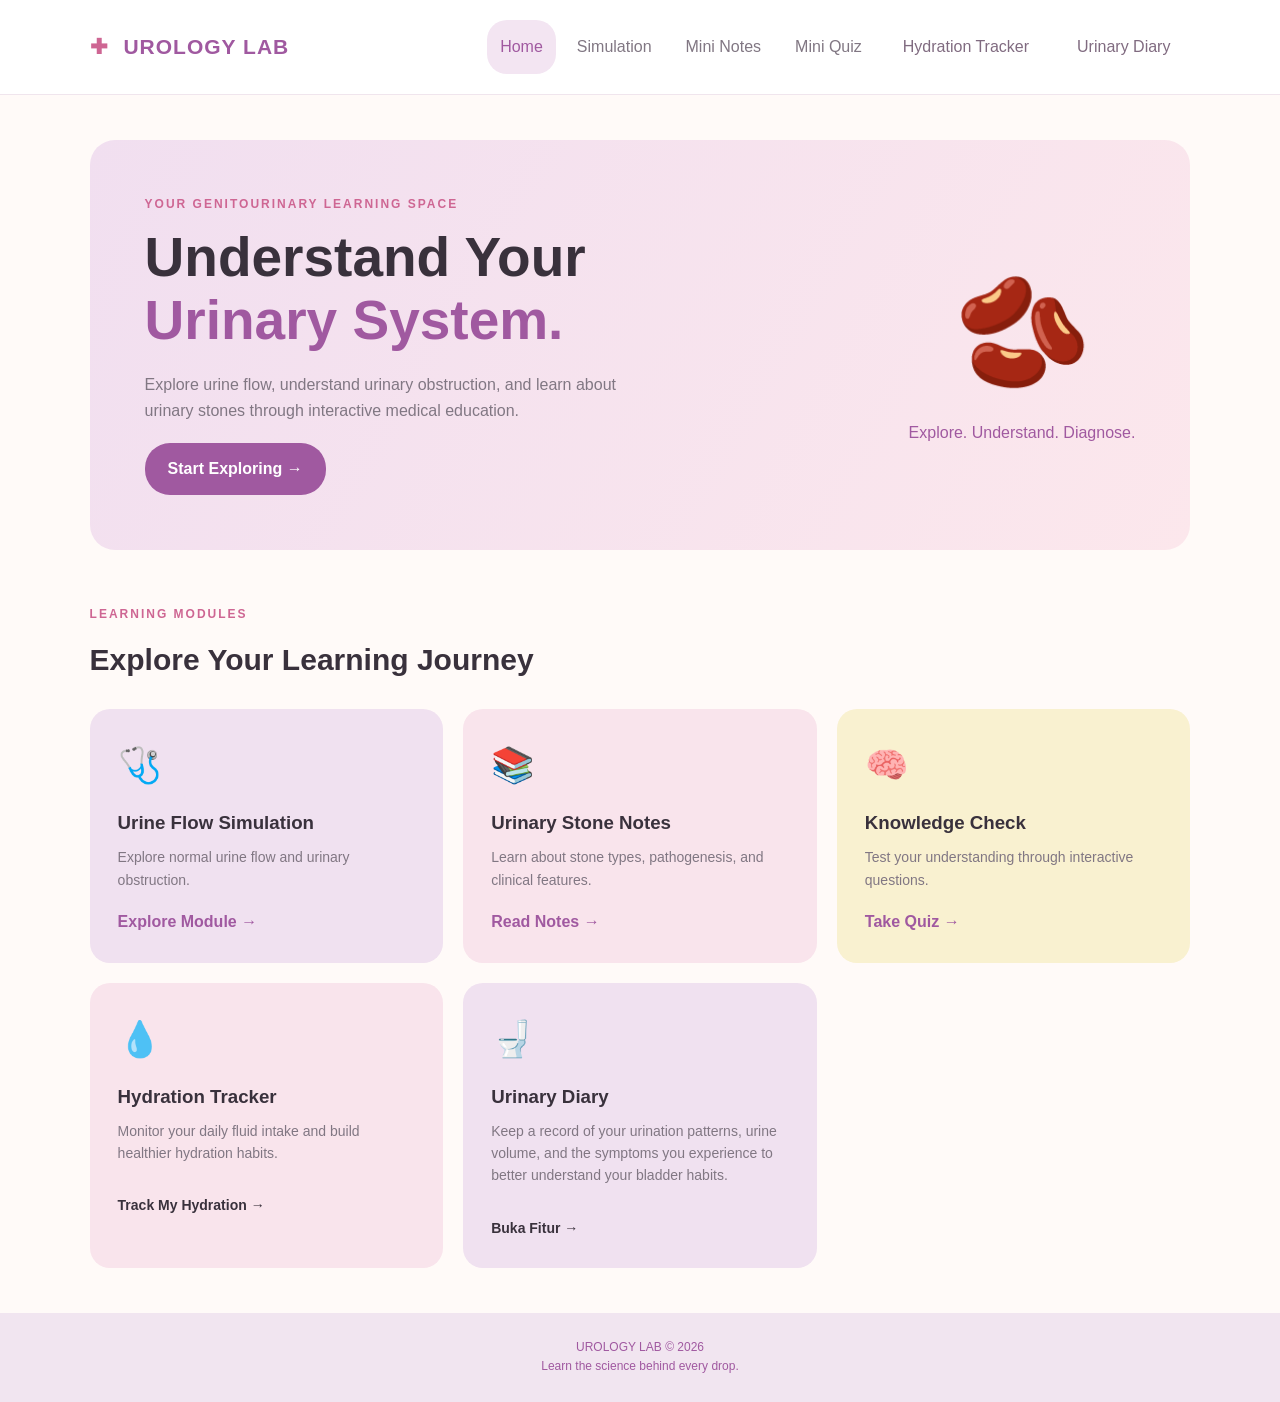
<file: index.html>
<!DOCTYPE html>
<html lang="id">
<head>
  <meta charset="UTF-8">
  <meta name="viewport" content="width=device-width, initial-scale=1.0">
  <title>Urology Lab | Genitourinary Learning</title>
  <link rel="stylesheet" href="style.css">
</head>

<body>

  <!-- NAVIGATION -->
  <header class="navbar">
    <a class="brand" href="#">
      <span class="brand-icon">✚</span>
      UROLOGY LAB
    </a>

    <nav>
      <button class="nav-btn active" data-page="home">Home</button>
      <button class="nav-btn" data-page="simulation">Simulation</button>
      <button class="nav-btn" data-page="notes">Mini Notes</button>
      <button class="nav-btn" data-page="quiz">Mini Quiz</button>
      <a href="hydration.html">Hydration Tracker</a>
<a href="diary.html">Urinary Diary</a>
    </nav>
  </header>

  <main>

    <!-- HOME PAGE -->
    <section id="home" class="page active">

      <div class="hero">
        <div class="hero-content">
          <p class="eyebrow">YOUR GENITOURINARY LEARNING SPACE</p>
          <h1>Understand Your
            <span>Urinary System.</span>
          </h1>
          <p>
            Explore urine flow, understand urinary
            obstruction, and learn about urinary stones
            through interactive medical education.
          </p>

          <button class="primary-btn" data-go="simulation">
            Start Exploring →
          </button>
        </div>

        <div class="hero-illustration">
          <div class="kidney-symbol">🫘</div>
          <p>Explore. Understand. Diagnose.</p>
        </div>
      </div>

      <div class="section-heading">
        <p class="eyebrow">LEARNING MODULES</p>
        <h2>Explore Your Learning Journey</h2>
      </div>

      <div class="module-grid">

        <article class="module-card purple">
          <span class="module-icon">🩺</span>
          <h3>Urine Flow Simulation</h3>
          <p>Explore normal urine flow and urinary obstruction.</p>
          <button data-go="simulation">Explore Module →</button>
        </article>

        <article class="module-card pink">
          <span class="module-icon">📚</span>
          <h3>Urinary Stone Notes</h3>
          <p>Learn about stone types, pathogenesis, and clinical features.</p>
          <button data-go="notes">Read Notes →</button>
        </article>

        <article class="module-card yellow">
          <span class="module-icon">🧠</span>
          <h3>Knowledge Check</h3>
          <p>Test your understanding through interactive questions.</p>
          <button data-go="quiz">Take Quiz →</button>
        </article>

<article class="module-card pink">
  <span class="module-icon">💧</span>
  <h3>Hydration Tracker</h3>
  <p>Monitor your daily fluid intake and build healthier hydration habits.</p>
  <a href="hydration.html" class="module-link">
    Track My Hydration →
  </a>
</article>


<article class="module-card purple">
  <span class="module-icon">🚽</span>
  <h3>Urinary Diary</h3>
  <p>
   Keep a record of your urination patterns, urine volume, and the symptoms you experience to better understand your bladder habits.
  </p>
  <a href="diary.html" class="module-link">
    Buka Fitur →
  </a>
</article>


      </div>
    </section>


    <!-- SIMULATION PAGE -->
    <section id="simulation" class="page">

      <div class="page-heading">
        <p class="eyebrow">INTERACTIVE LEARNING</p>
        <h1>Urine Flow Simulation</h1>
        <p>Explore how urine travels through the urinary system.</p>
      </div>

      <div class="simulation-controls">
        <button id="normalBtn" class="mode-btn active">
          Normal Flow
        </button>

        <button id="obstructionBtn" class="mode-btn">
          Insert Obstruction
        </button>
      </div>

      <div class="simulation-layout">

        <div class="anatomy-panel">

          <div class="flow-status" id="flowStatus">
            ● NORMAL URINE FLOW
          </div>

          <div class="urinary-diagram">

            <button class="organ" data-organ="kidney">
              🫘
              <span>Kidney</span>
            </button>

            <div class="urine-flow">↓</div>

            <button class="organ" data-organ="ureter">
              <span id="stone">│</span>
              <span>Ureter</span>
            </button>

            <div class="urine-flow">↓</div>

            <button class="organ" data-organ="bladder">
              🫧
              <span>Urinary Bladder</span>
            </button>

            <div class="urine-flow">↓</div>

            <button class="organ" data-organ="urethra">
              │
              <span>Urethra</span>
            </button>

          </div>

          <p class="diagram-caption">
            Select an organ to learn about its function.
          </p>
        </div>

        <div class="info-panel">
          <p class="eyebrow">ANATOMY EXPLORER</p>
          <h2 id="organTitle">Kidney</h2>
          <p id="organDescription">
            The kidneys filter blood, regulate fluid and
            electrolyte balance, and produce urine.
          </p>

          <div class="clinical-box">
            <strong>Clinical Insight</strong>
            <p id="clinicalInsight">
              Normal urine flow begins with filtration
              in the kidneys.
            </p>
          </div>
        </div>

      </div>

      <div class="pathophysiology-panel">
        <p class="eyebrow">PATHOPHYSIOLOGY</p>
        <h2 id="pathTitle">Normal Urine Flow</h2>
        <p id="pathDescription">
          Urine flows from the kidneys through the ureters,
          enters the urinary bladder, and exits through
          the urethra.
        </p>
      </div>

    </section>


    <!-- MINI NOTES PAGE -->
    <section id="notes" class="page">

      <div class="page-heading">
        <p class="eyebrow">STUDY MATERIAL</p>
        <h1>Urinary Stone Mini Notes</h1>
        <p>High-yield concepts for your Genitourinary Block.</p>
      </div>

      <div class="notes-grid">

        <article class="note-card">
          <span class="note-number">01</span>
          <h3>Calcium Oxalate</h3>
          <p>
            The most common type of urinary stone.
            Associated with hypercalciuria,
            hyperoxaluria, and hypocitraturia.
          </p>
          <div class="clinical-box">
            <strong>Microscopic appearance</strong>
            <p>Envelope-shaped or dumbbell-shaped crystals.</p>
          </div>
        </article>

        <article class="note-card">
          <span class="note-number">02</span>
          <h3>Uric Acid</h3>
          <p>
            Associated with acidic urine,
            hyperuricosuria, and increased uric acid
            concentration.
          </p>
          <div class="clinical-box">
            <strong>Microscopic appearance</strong>
            <p>Rhomboid or rosette-shaped crystals.</p>
          </div>
        </article>

        <article class="note-card">
          <span class="note-number">03</span>
          <h3>Struvite</h3>
          <p>
            Composed of magnesium ammonium phosphate.
            Associated with urease-producing bacteria.
          </p>
          <div class="clinical-box">
            <strong>Microscopic appearance</strong>
            <p>Coffin-lid shaped crystals.</p>
          </div>
        </article>

        <article class="note-card">
          <span class="note-number">04</span>
          <h3>Cystine</h3>
          <p>
            Associated with cystinuria, an inherited
            defect in renal tubular amino acid transport.
          </p>
          <div class="clinical-box">
            <strong>Microscopic appearance</strong>
            <p>Hexagonal-shaped crystals.</p>
          </div>
        </article>

      </div>

      <div class="pathophysiology-panel">
        <p class="eyebrow">CLINICAL PEARLS</p>
        <h2>Remember These!</h2>
        <ul>
          <li>Colicky flank pain radiating to the groin is typical of ureteric stones.</li>
          <li>Hematuria may occur in patients with urinary stones.</li>
          <li>Struvite stones are associated with urease-producing bacteria.</li>
          <li>Urine pH is an important factor in stone formation.</li>
          <li>Non-contrast CT is a highly sensitive imaging modality for urinary stones in adults.</li>
        </ul>
      </div>

    </section>


    <!-- MINI QUIZ PAGE -->
    <section id="quiz" class="page">

      <div class="page-heading">
        <p class="eyebrow">TEST YOUR KNOWLEDGE</p>
        <h1>Mini Quiz</h1>
        <p>Let's see how much you understand!</p>
      </div>

      <div class="quiz-card">

        <div class="quiz-progress">
          <span id="questionCounter">Question 1 / 5</span>
          <span id="scoreLabel">Score: 0</span>
        </div>

        <div class="progress-track">
          <div id="progressBar"></div>
        </div>

        <h2 id="questionText">Loading question...</h2>

        <div id="answerOptions" class="answer-options"></div>

        <div id="feedback" class="feedback"></div>

        <button id="nextBtn" class="primary-btn" disabled>
          Next Question →
        </button>

      </div>

    </section>

  </main>

  <footer>
    <p>UROLOGY LAB © 2026</p>
    <p>Learn the science behind every drop.</p>
  </footer>

  <script src="script.js"></script>
</body>
</html>
</file>
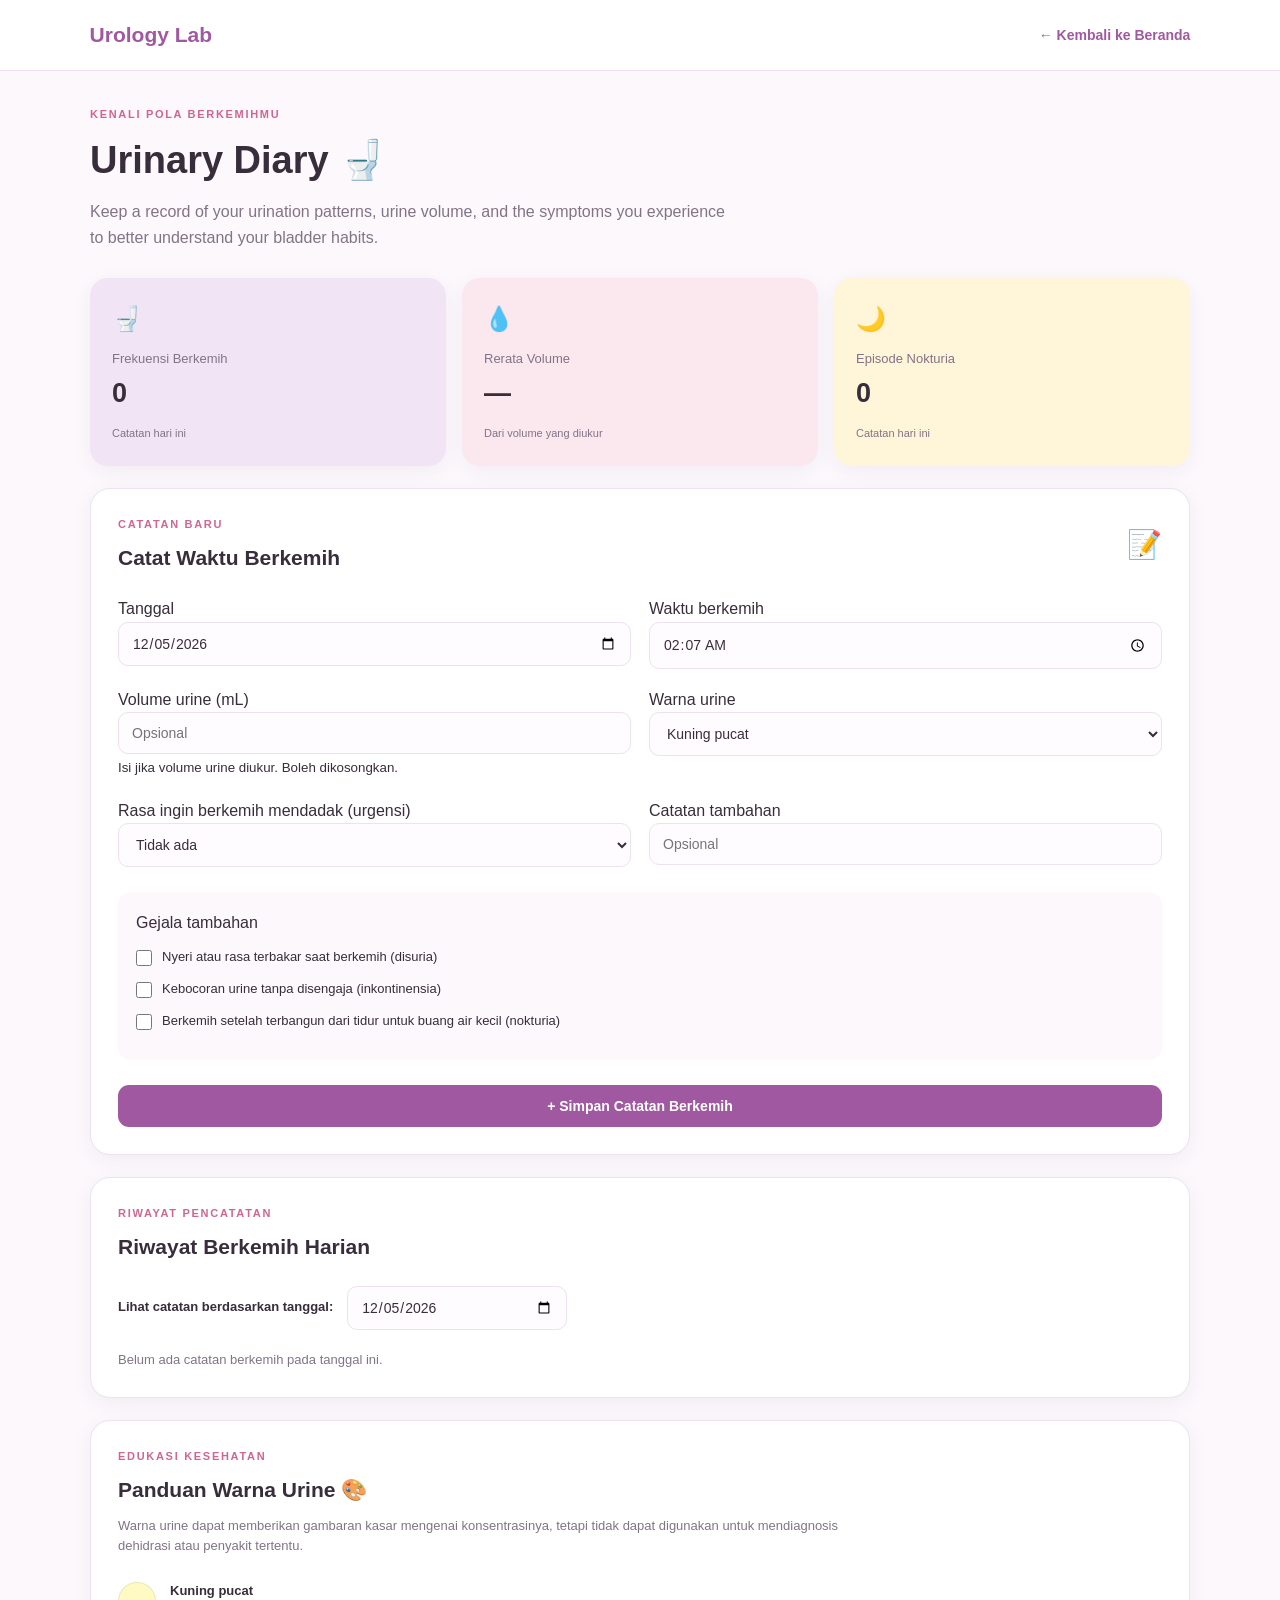
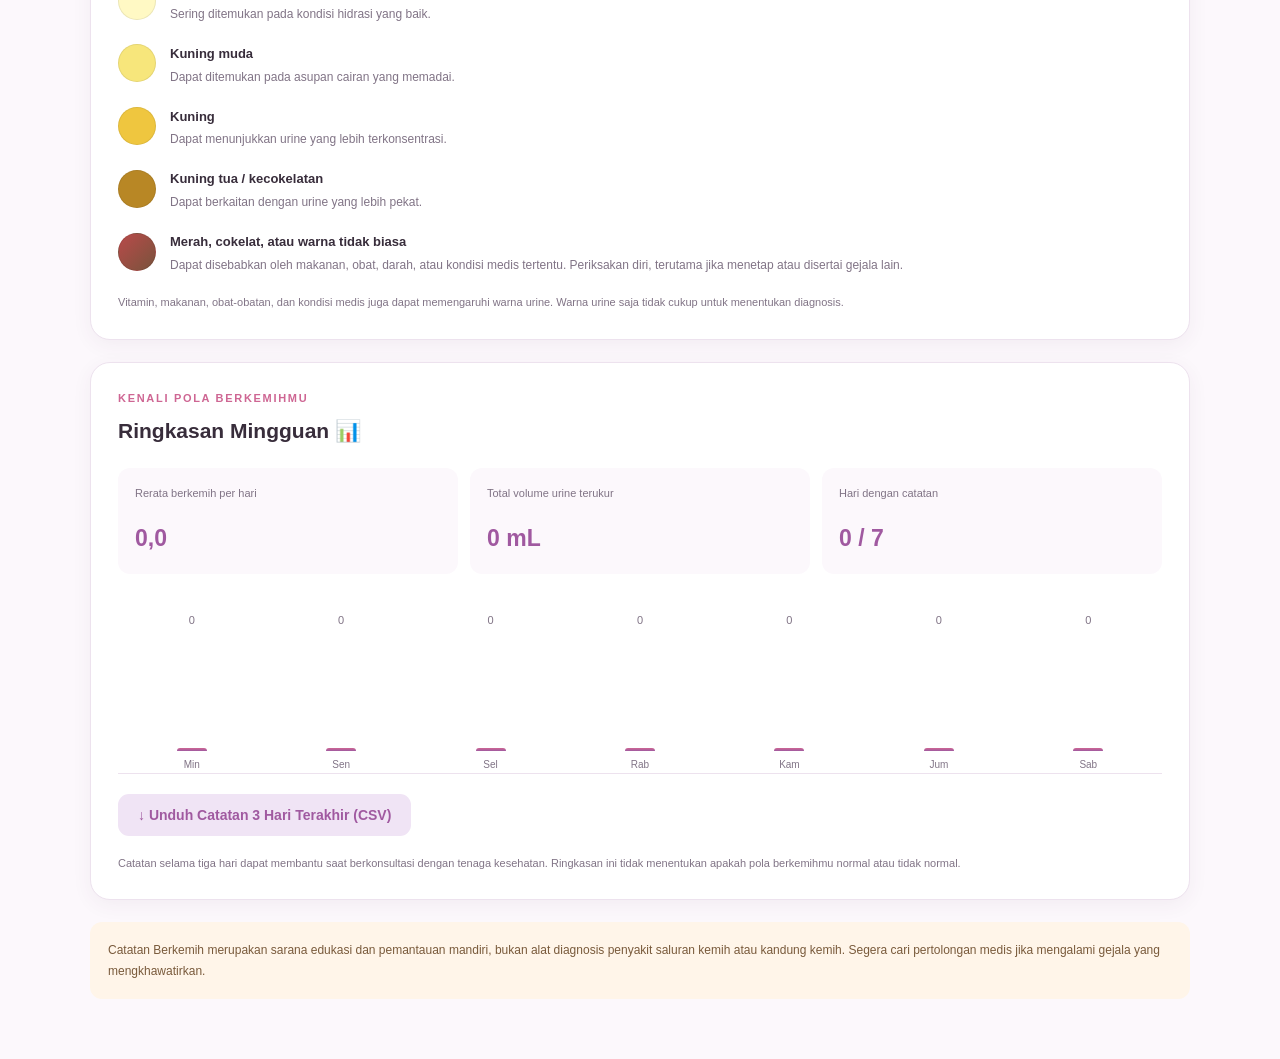
<file: diary.html>
<!DOCTYPE html>
<html lang="id">
<head>
  <meta charset="UTF-8">
  <meta name="viewport" content="width=device-width, initial-scale=1.0">

  <title>Urinary Diary | Urology Lab</title>

  <link rel="stylesheet" href="css/diary.css">
  <script src="js/diary.js" defer></script>
</head>

<body>

  <header class="topbar">
    <a href="index.html" class="brand">Urology Lab</a>
    <a href="index.html" class="back-link">← Kembali ke Beranda</a>
  </header>

  <main class="container">

    <!-- JUDUL HALAMAN -->
   
<section class="page-heading">
  <p class="eyebrow">KENALI POLA BERKEMIHMU</p>
  <h1>Urinary Diary 🚽</h1>
  <p>
   Keep a record of your urination patterns, urine volume, and the symptoms you experience to better understand your bladder habits.
  </p>
</section>


    <!-- RINGKASAN HARIAN -->
    <section class="overview-grid">

      <article class="overview-card purple-card">
        <span class="overview-icon">🚽</span>
        <p>Frekuensi Berkemih</p>
        <strong id="todayCount">0</strong>
        <small>Catatan hari ini</small>
      </article>

      <article class="overview-card pink-card">
        <span class="overview-icon">💧</span>
        <p>Rerata Volume</p>
        <strong id="averageVolume">—</strong>
        <small>Dari volume yang diukur</small>
      </article>

      <article class="overview-card yellow-card">
        <span class="overview-icon">🌙</span>
        <p>Episode Nokturia</p>
        <strong id="nocturiaCount">0</strong>
        <small>Catatan hari ini</small>
      </article>

    </section>

    <!-- FORM PENCATATAN -->
    <section class="panel">

      <div class="section-title">
        <div>
          <p class="eyebrow">CATATAN BARU</p>
          <h2>Catat Waktu Berkemih</h2>
        </div>
        <span class="section-emoji">📝</span>
      </div>

      <form id="diaryForm">

        <div class="form-grid">

          <div>
            <label for="voidDate">Tanggal</label>
            <input type="date" id="voidDate" required>
          </div>

          <div>
            <label for="voidTime">Waktu berkemih</label>
            <input type="time" id="voidTime" required>
          </div>

          <div>
            <label for="urineVolume">Volume urine (mL)</label>
            <input
              type="number"
              id="urineVolume"
              min="1"
              max="2000"
              placeholder="Opsional"
            >
            <small class="field-hint">
              Isi jika volume urine diukur. Boleh dikosongkan.
            </small>
          </div>

          <div>
            <label for="urineColor">Warna urine</label>
            <select id="urineColor" required>
              <option value="Kuning pucat">Kuning pucat</option>
              <option value="Kuning muda">Kuning muda</option>
              <option value="Kuning">Kuning</option>
              <option value="Kuning tua">Kuning tua</option>
              <option value="Kuning kecokelatan">Kuning kecokelatan</option>
              <option value="Warna lain / tidak biasa">Warna lain / tidak biasa</option>
              <option value="Tidak diamati">Tidak diamati</option>
            </select>
          </div>

          <div>
            <label for="urgency">Rasa ingin berkemih mendadak (urgensi)</label>
            <select id="urgency" required>
              <option value="Tidak ada">Tidak ada</option>
              <option value="Ringan">Ringan</option>
              <option value="Sedang">Sedang</option>
              <option value="Berat">Berat</option>
            </select>
          </div>

          <div>
            <label for="notes">Catatan tambahan</label>
            <input
              type="text"
              id="notes"
              maxlength="250"
              placeholder="Opsional"
            >
          </div>

        </div>

        <!-- GEJALA TAMBAHAN -->
        <div class="symptom-group">
          <p class="symptom-heading">Gejala tambahan</p>

          <label class="check-option">
            <input type="checkbox" id="dysuria">
            <span>Nyeri atau rasa terbakar saat berkemih (disuria)</span>
          </label>

          <label class="check-option">
            <input type="checkbox" id="leakage">
            <span>Kebocoran urine tanpa disengaja (inkontinensia)</span>
          </label>

          <label class="check-option">
            <input type="checkbox" id="nocturia">
            <span>
              Berkemih setelah terbangun dari tidur untuk buang air kecil
              (nokturia)
            </span>
          </label>
        </div>

        <button type="submit" class="primary-btn">
          + Simpan Catatan Berkemih
        </button>

      </form>

    </section>

    <!-- RIWAYAT BERKEMIH -->
    <section class="panel">

      <div class="section-title">
        <div>
          <p class="eyebrow">RIWAYAT PENCATATAN</p>
          <h2>Riwayat Berkemih Harian</h2>
        </div>
      </div>

      <div class="date-filter">
        <label for="filterDate">Lihat catatan berdasarkan tanggal:</label>
        <input type="date" id="filterDate">
      </div>

      <div id="dailyLog" class="daily-log">
        <p class="muted">Belum ada catatan berkemih.</p>
      </div>

    </section>

    <!-- PANDUAN WARNA URINE -->
    <section class="panel">

      <p class="eyebrow">EDUKASI KESEHATAN</p>
      <h2>Panduan Warna Urine 🎨</h2>

      <p class="muted guide-intro">
        Warna urine dapat memberikan gambaran kasar mengenai
        konsentrasinya, tetapi tidak dapat digunakan untuk
        mendiagnosis dehidrasi atau penyakit tertentu.
      </p>

      <div class="color-guide">

        <div class="color-item">
          <span class="urine-swatch pale"></span>
          <div>
            <strong>Kuning pucat</strong>
            <p>Sering ditemukan pada kondisi hidrasi yang baik.</p>
          </div>
        </div>

        <div class="color-item">
          <span class="urine-swatch light"></span>
          <div>
            <strong>Kuning muda</strong>
            <p>Dapat ditemukan pada asupan cairan yang memadai.</p>
          </div>
        </div>

        <div class="color-item">
          <span class="urine-swatch yellow"></span>
          <div>
            <strong>Kuning</strong>
            <p>Dapat menunjukkan urine yang lebih terkonsentrasi.</p>
          </div>
        </div>

        <div class="color-item">
          <span class="urine-swatch dark"></span>
          <div>
            <strong>Kuning tua / kecokelatan</strong>
            <p>Dapat berkaitan dengan urine yang lebih pekat.</p>
          </div>
        </div>

        <div class="color-item">
          <span class="urine-swatch unusual"></span>
          <div>
            <strong>Merah, cokelat, atau warna tidak biasa</strong>
            <p>
              Dapat disebabkan oleh makanan, obat, darah, atau kondisi
              medis tertentu. Periksakan diri, terutama jika menetap
              atau disertai gejala lain.
            </p>
          </div>
        </div>

      </div>

      <p class="small-note">
        Vitamin, makanan, obat-obatan, dan kondisi medis juga dapat
        memengaruhi warna urine. Warna urine saja tidak cukup untuk
        menentukan diagnosis.
      </p>

    </section>

    <!-- RINGKASAN MINGGUAN -->
    <section class="panel">

      <p class="eyebrow">KENALI POLA BERKEMIHMU</p>
      <h2>Ringkasan Mingguan 📊</h2>

      <div class="weekly-stats">

        <div class="stat-card">
          <span>Rerata berkemih per hari</span>
          <strong id="weeklyAverage">0</strong>
        </div>

        <div class="stat-card">
          <span>Total volume urine terukur</span>
          <strong id="weeklyVolume">—</strong>
        </div>

        <div class="stat-card">
          <span>Hari dengan catatan</span>
          <strong id="weeklyDays">0 / 7</strong>
        </div>

      </div>

      <div id="weeklyChart" class="weekly-chart"></div>

      <button id="exportBtn" class="secondary-btn export-btn">
        ↓ Unduh Catatan 3 Hari Terakhir (CSV)
      </button>

      <p class="small-note">
        Catatan selama tiga hari dapat membantu saat berkonsultasi
        dengan tenaga kesehatan. Ringkasan ini tidak menentukan
        apakah pola berkemihmu normal atau tidak normal.
      </p>

    </section>

    <p class="disclaimer">
      Catatan Berkemih merupakan sarana edukasi dan pemantauan mandiri,
      bukan alat diagnosis penyakit saluran kemih atau kandung kemih.
      Segera cari pertolongan medis jika mengalami gejala yang
      mengkhawatirkan.
    </p>

  </main>

</body>
</html>
</file>
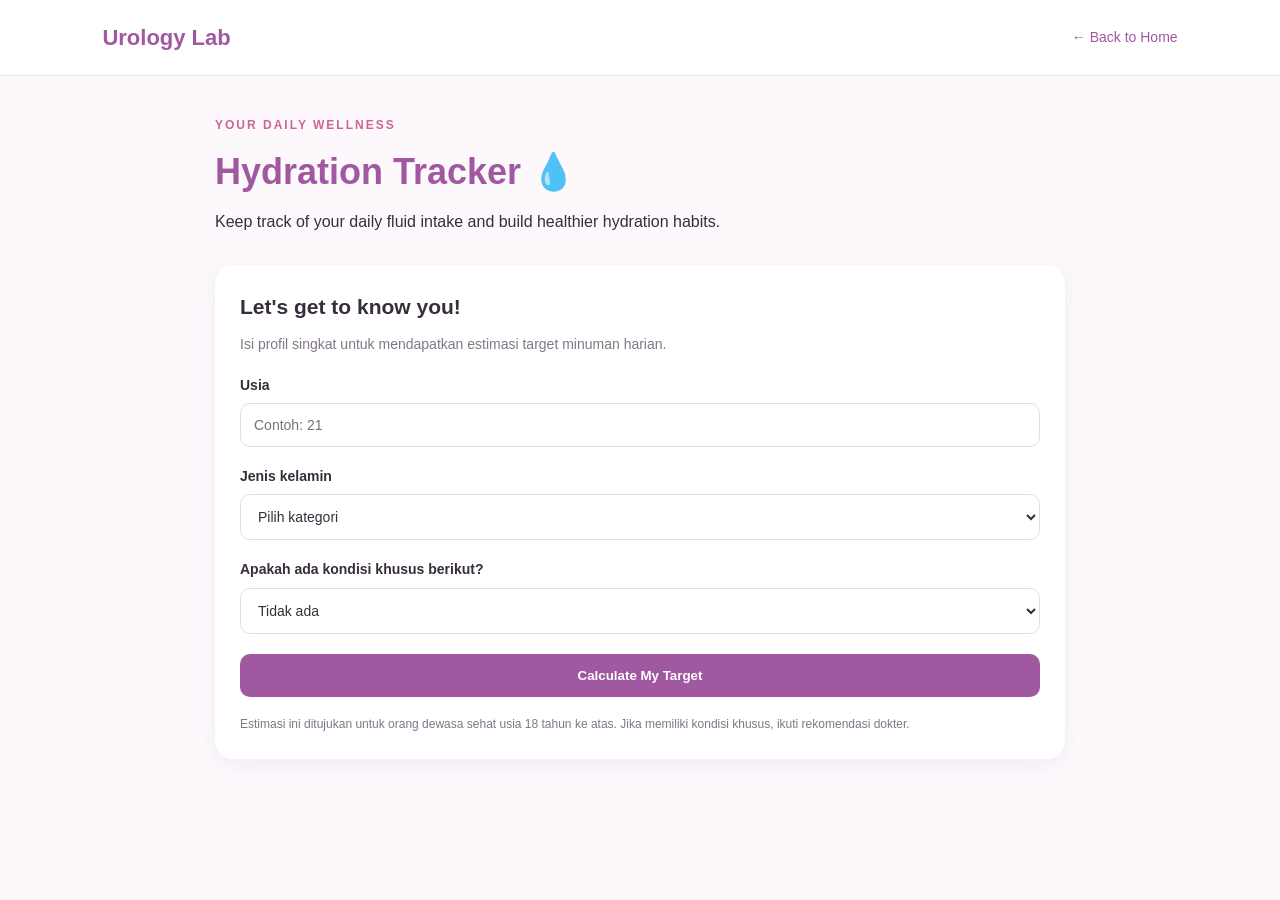
<file: hydration.html>
<!DOCTYPE html>
<html lang="id">
<head>
  <meta charset="UTF-8">
  <meta name="viewport" content="width=device-width, initial-scale=1.0">

  <title>Hydration Tracker | Urology Lab</title>

  <link rel="stylesheet" href="css/hydration.css">
  <script src="js/hydration.js" defer></script>
</head>

<body>

  <header class="topbar">
    <a href="index.html" class="brand">Urology Lab</a>
    <a href="index.html" class="back-link">← Back to Home</a>
  </header>

  <main class="container">

    <section class="page-heading">
      <p class="eyebrow">YOUR DAILY WELLNESS</p>
      <h1>Hydration Tracker 💧</h1>
      <p>
        Keep track of your daily fluid intake and build
        healthier hydration habits.
      </p>
    </section>

    <!-- PROFILE SETUP -->
    <section class="panel" id="setupSection">
      <h2>Let's get to know you!</h2>
      <p class="muted">
        Isi profil singkat untuk mendapatkan estimasi target minuman harian.
      </p>

      <form id="profileForm">

        <label for="age">Usia</label>
        <input
          type="number"
          id="age"
          min="18"
          max="120"
          placeholder="Contoh: 21"
          required
        >

        <label for="sex">Jenis kelamin</label>
        <select id="sex" required>
          <option value="">Pilih kategori</option>
          <option value="female">Perempuan</option>
          <option value="male">Laki-laki</option>
        </select>

        <label for="specialCondition">
          Apakah ada kondisi khusus berikut?
        </label>
        <select id="specialCondition" required>
          <option value="none">Tidak ada</option>
          <option value="pregnancy">Sedang hamil</option>
          <option value="lactation">Sedang menyusui</option>
          <option value="medical">
            Penyakit ginjal, jantung, atau hati
          </option>
          <option value="restriction">
            Memiliki pembatasan cairan dari dokter
          </option>
        </select>

        <button type="submit" class="primary-btn">
          Calculate My Target
        </button>

      </form>

      <p class="small-note">
        Estimasi ini ditujukan untuk orang dewasa sehat usia 18 tahun
        ke atas. Jika memiliki kondisi khusus, ikuti rekomendasi dokter.
      </p>
    </section>

    <!-- TRACKER SECTION -->
    <section id="trackerSection" hidden>

      <div class="welcome-row">
        <div>
          <p class="eyebrow">YOUR DAILY PROGRESS</p>
          <h2>Stay Hydrated!</h2>
          <p id="todayDate" class="muted"></p>
        </div>

        <button id="editProfileBtn" class="secondary-btn">
          Edit Profile
        </button>
      </div>

      <!-- DAILY PROGRESS -->
      <section class="panel progress-panel">

        <p class="muted">Today's beverage intake</p>

        <div class="progress-numbers">
          <h2 id="consumedText">0 mL</h2>
          <span id="targetText">of 0 mL</span>
        </div>

        <div class="progress-track">
          <div id="progressBar" class="progress-fill"></div>
        </div>

        <p id="progressMessage" class="muted">
          Start logging your drinks!
        </p>

        <p class="target-note" id="targetNote"></p>

      </section>

      <!-- ADD DRINK -->
      <section class="panel">

        <h2>Log Your Drink 🥤</h2>
        <p class="muted">
          Pilih volume minuman yang baru saja kamu konsumsi.
        </p>

        <div class="quick-add">
          <button class="volume-btn" data-volume="150">150 mL</button>
          <button class="volume-btn" data-volume="200">200 mL</button>
          <button class="volume-btn" data-volume="250">250 mL</button>
          <button class="volume-btn" data-volume="500">500 mL</button>
        </div>

        <form id="drinkForm">

          <label for="drinkType">Jenis minuman</label>
          <select id="drinkType">
            <option value="Air putih">Air putih</option>
            <option value="Susu">Susu</option>
            <option value="Teh">Teh</option>
            <option value="Kopi">Kopi</option>
            <option value="Jus">Jus</option>
            <option value="Lainnya">Lainnya</option>
          </select>

          <label for="customVolume">Volume (mL)</label>
          <input
            type="number"
            id="customVolume"
            min="1"
            max="3000"
            placeholder="Masukkan volume"
            required
          >

          <label for="drinkTime">Waktu minum</label>
          <input type="time" id="drinkTime" required>

          <button type="submit" class="primary-btn">
            + Add Drink
          </button>

        </form>

      </section>

      <!-- DAILY LOG -->
      <section class="panel">

        <h2>Today's Drink Log</h2>

        <div id="drinkLog" class="drink-log">
          <p class="muted">Belum ada minuman yang dicatat.</p>
        </div>

      </section>

      <!-- WEEKLY SUMMARY -->
      <section class="panel">

        <h2>Weekly Summary 📊</h2>
        <p class="muted">
          Ringkasan konsumsi minuman selama tujuh hari terakhir.
        </p>

        <div class="weekly-stats">
          <div class="stat-card">
            <span>Weekly Average</span>
            <strong id="weeklyAverage">0 mL</strong>
          </div>

          <div class="stat-card">
            <span>Best Day</span>
            <strong id="bestDay">-</strong>
          </div>

          <div class="stat-card">
            <span>Days Logged</span>
            <strong id="daysLogged">0 / 7</strong>
          </div>
        </div>

        <div id="weeklyChart" class="weekly-chart"></div>

      </section>

      <p class="disclaimer">
        Hydration Tracker merupakan alat edukasi dan pencatatan,
        bukan alat diagnosis atau pengganti konsultasi medis.
        Kebutuhan cairan dapat berubah sesuai aktivitas, cuaca,
        kondisi kesehatan, dan faktor individual. Jangan memaksakan
        minum berlebihan untuk mengejar target.
      </p>

    </section>

  </main>

</body>
</html>
</file>
<file: style.css>
/* ==================================
   UROLOGY LAB - DESIGN SYSTEM
================================== */

:root {
  --primary: #A059A0;
  --secondary: #CE6693;
  --peach: #FAC484;
  --yellow: #F3E79B;

  --background: #FFFAF8;
  --white: #FFFFFF;
  --text: #39313C;
  --muted: #817783;
  --border: #F0E5ED;
}

* {
  margin: 0;
  padding: 0;
  box-sizing: border-box;
}

body {
  font-family: Arial, sans-serif;
  background: var(--background);
  color: var(--text);
  line-height: 1.6;
}

button {
  font: inherit;
  cursor: pointer;
}

/* NAVIGATION */

.navbar {
  display: flex;
  justify-content: space-between;
  align-items: center;
  padding: 20px 7%;
  background: var(--white);
  border-bottom: 1px solid var(--border);
  flex-wrap: wrap;
  gap: 15px;
}

.brand {
  color: var(--primary);
  font-size: 21px;
  font-weight: bold;
  text-decoration: none;
  letter-spacing: 1px;
}

.brand-icon {
  color: var(--secondary);
  margin-right: 8px;
}

.navbar nav {
  display: flex;
  gap: 8px;
  flex-wrap: wrap;
}

.nav-btn {
  border: none;
  background: transparent;
  color: var(--muted);
  padding: 9px 13px;
  border-radius: 20px;
}

.nav-btn:hover,
.nav-btn.active {
  background: #F3E5F2;
  color: var(--primary);
}

/* PAGE NAVIGATION */

.page {
  display: none;
  padding: 45px 7%;
  min-height: 70vh;
}

.page.active {
  display: block;
}

/* HERO */

.hero {
  background: linear-gradient(120deg, #F1DFF0, #FCE7EC);
  border-radius: 25px;
  padding: 55px;
  display: flex;
  align-items: center;
  justify-content: space-between;
  gap: 30px;
  min-height: 350px;
}

.eyebrow {
  color: var(--secondary);
  font-size: 12px;
  font-weight: bold;
  letter-spacing: 2px;
  margin-bottom: 12px;
}

.hero h1 {
  font-size: clamp(32px, 5vw, 55px);
  line-height: 1.15;
  max-width: 550px;
}

.hero h1 span {
  color: var(--primary);
}

.hero-content > p:not(.eyebrow) {
  max-width: 480px;
  margin: 20px 0;
  color: var(--muted);
}

.hero-illustration {
  text-align: center;
  color: var(--primary);
}

.kidney-symbol {
  font-size: 110px;
}

/* BUTTONS */

.primary-btn {
  background: var(--primary);
  color: white;
  border: none;
  padding: 13px 23px;
  border-radius: 25px;
  font-weight: bold;
  transition: 0.2s;
}

.primary-btn:hover {
  background: #824682;
  transform: translateY(-2px);
}

.primary-btn:disabled {
  opacity: 0.4;
  cursor: not-allowed;
  transform: none;
}

/* MODULE CARDS */

.section-heading {
  margin: 55px 0 25px;
}

.section-heading h2,
.page-heading h1 {
  font-size: 30px;
}

.module-grid {
  display: grid;
  grid-template-columns: repeat(3, 1fr);
  gap: 20px;
}

.module-card {
  padding: 28px;
  border-radius: 20px;
  min-height: 230px;
}

.module-card h3 {
  margin: 15px 0 8px;
}

.module-card p {
  color: var(--muted);
  font-size: 14px;
  margin-bottom: 18px;
}

.module-card button {
  border: none;
  background: transparent;
  color: var(--primary);
  font-weight: bold;
}

.purple {
  background: #F0E1F0;
}

.pink {
  background: #F9E4EC;
}

.yellow {
  background: #F9F1D0;
}

.module-icon {
  font-size: 35px;
}

/* PAGE HEADING */

.page-heading {
  margin-bottom: 30px;
}

.page-heading > p:last-child {
  color: var(--muted);
}

/* SIMULATION */

.simulation-controls {
  display: flex;
  gap: 12px;
  margin-bottom: 25px;
  flex-wrap: wrap;
}

.mode-btn {
  border: 1px solid var(--primary);
  background: white;
  color: var(--primary);
  padding: 11px 20px;
  border-radius: 25px;
}

.mode-btn.active {
  background: var(--primary);
  color: white;
}

.simulation-layout {
  display: grid;
  grid-template-columns: 1.2fr 1fr;
  gap: 22px;
}

.anatomy-panel,
.info-panel,
.pathophysiology-panel,
.quiz-card {
  background: white;
  border: 1px solid var(--border);
  border-radius: 20px;
  padding: 28px;
}

.flow-status {
  color: #368A65;
  font-size: 12px;
  font-weight: bold;
}

.flow-status.blocked {
  color: #C34B57;
}

.urinary-diagram {
  display: flex;
  align-items: center;
  flex-direction: column;
  padding: 20px;
}

.organ {
  border: 2px solid var(--border);
  border-radius: 14px;
  background: #FCF5FA;
  color: var(--primary);
  min-width: 145px;
  padding: 12px;
  display: flex;
  flex-direction: column;
  align-items: center;
  gap: 5px;
  font-size: 15px;
}

.organ:hover {
  border-color: var(--primary);
  background: #F4E6F3;
}

.organ span:first-child {
  font-size: 24px;
}

.urine-flow {
  color: #368A65;
  font-size: 25px;
  padding: 5px;
}

#stone {
  color: #C34B57;
}

.obstruction-mode .urine-flow {
  color: #C34B57;
}

.diagram-caption {
  text-align: center;
  color: var(--muted);
  font-size: 12px;
}

.info-panel h2 {
  color: var(--primary);
  margin-bottom: 15px;
}

.info-panel > p:not(.eyebrow) {
  color: var(--muted);
}

.clinical-box {
  background: #F9EEF6;
  border-left: 4px solid var(--secondary);
  padding: 15px;
  border-radius: 10px;
  margin-top: 20px;
  font-size: 14px;
}

.clinical-box p {
  margin-top: 7px;
  color: var(--muted);
}

.pathophysiology-panel {
  margin-top: 22px;
}

.pathophysiology-panel h2 {
  margin-bottom: 10px;
}

.pathophysiology-panel p,
.pathophysiology-panel li {
  color: var(--muted);
}

.pathophysiology-panel ul {
  padding-left: 22px;
}

/* MINI NOTES */

.notes-grid {
  display: grid;
  grid-template-columns: repeat(2, 1fr);
  gap: 20px;
}

.note-card {
  background: white;
  border: 1px solid var(--border);
  border-radius: 18px;
  padding: 25px;
}

.note-number {
  color: var(--secondary);
  font-weight: bold;
  font-size: 14px;
}

.note-card h3 {
  color: var(--primary);
  margin: 10px 0;
}

.note-card > p {
  color: var(--muted);
  font-size: 14px;
}

/* QUIZ */

.quiz-card {
  max-width: 700px;
  margin: auto;
}

.quiz-progress {
  display: flex;
  justify-content: space-between;
  color: var(--muted);
  font-size: 13px;
  margin-bottom: 12px;
}

.progress-track {
  height: 7px;
  background: #F0E5ED;
  border-radius: 20px;
  overflow: hidden;
  margin-bottom: 30px;
}

#progressBar {
  height: 100%;
  width: 20%;
  background: var(--secondary);
  transition: 0.3s;
}

.quiz-card h2 {
  font-size: 20px;
  margin-bottom: 22px;
}

.answer-options {
  display: grid;
  gap: 12px;
}

.answer-option {
  text-align: left;
  background: white;
  border: 1px solid var(--border);
  padding: 14px;
  border-radius: 12px;
  color: var(--text);
}

.answer-option:hover {
  border-color: var(--primary);
}

.answer-option.selected {
  background: #F3E5F2;
  border-color: var(--primary);
}

.answer-option.correct {
  background: #E3F4E9;
  border-color: #368A65;
}

.answer-option.wrong {
  background: #FCE8E8;
  border-color: #C34B57;
}

.answer-option:disabled {
  cursor: default;
}

.feedback {
  margin: 20px 0;
  font-size: 14px;
  color: var(--muted);
}

/* FOOTER */

footer {
  background: #F1E5F0;
  padding: 25px 7%;
  text-align: center;
  color: var(--primary);
  font-size: 12px;
}

/* MOBILE RESPONSIVE */

@media (max-width: 750px) {

  .navbar {
    justify-content: center;
  }

  .navbar nav {
    justify-content: center;
  }

  .hero {
    padding: 30px;
    flex-direction: column;
    align-items: flex-start;
  }

  .module-grid,
  .notes-grid,
  .simulation-layout {
    grid-template-columns: 1fr;
  }

  .page {
    padding: 30px 5%;
  }

  .hero-illustration {
    align-self: center;
  }
}

.module-link {
  display: inline-block;
  margin-top: 12px;
  color: inherit;
  font-weight: bold;
  font-size: 14px;
  text-decoration: none;
}

.module-link:hover {
  text-decoration: underline;
}
/* Navigation link untuk fitur tambahan */
nav a {
  display: inline-block;
  padding: 14px 20px;
  border-radius: 30px;
  color: #806b80;
  text-decoration: none;
  font-size: 16px;
  transition: 0.3s ease;
}

nav a:hover {
  background-color: #f5e5f3;
  color: #a059a0;
}
</file>
<file: css/diary.css>
/* =====================================
   UROLOGY LAB - URINARY DIARY
   ===================================== */

:root {
  --primary: #A059A0;
  --secondary: #CE6693;
  --peach: #FAC484;
  --yellow: #F3E79B;
  --background: #FCF8FC;
  --text: #382D3B;
  --muted: #817486;
  --border: #EDE2EE;
  --white: #FFFFFF;
  --shadow: 0 5px 20px rgba(80, 45, 90, 0.06);
}

* {
  box-sizing: border-box;
  margin: 0;
  padding: 0;
}

body {
  font-family: Arial, Helvetica, sans-serif;
  background: var(--background);
  color: var(--text);
  line-height: 1.6;
}

/* NAVIGATION */

.topbar {
  display: flex;
  justify-content: space-between;
  align-items: center;
  padding: 18px 7%;
  background: var(--white);
  border-bottom: 1px solid var(--border);
}

.brand {
  font-size: 21px;
  font-weight: 800;
  color: var(--primary);
  text-decoration: none;
}

.back-link {
  color: var(--primary);
  text-decoration: none;
  font-size: 14px;
  font-weight: 600;
}

.back-link:hover {
  text-decoration: underline;
}

/* MAIN CONTAINER */

.container {
  width: min(1100px, 90%);
  margin: 35px auto 60px;
}

.page-heading {
  margin-bottom: 28px;
}

.eyebrow {
  color: var(--secondary);
  font-size: 11px;
  font-weight: 800;
  letter-spacing: 1.7px;
  margin-bottom: 7px;
}

.page-heading h1 {
  font-size: clamp(28px, 4vw, 38px);
  margin-bottom: 8px;
  color: var(--text);
}

.page-heading > p:last-child {
  color: var(--muted);
  max-width: 650px;
}

/* OVERVIEW CARDS */

.overview-grid {
  display: grid;
  grid-template-columns: repeat(3, 1fr);
  gap: 16px;
  margin-bottom: 22px;
}

.overview-card {
  padding: 22px;
  border-radius: 18px;
  min-height: 160px;
  box-shadow: var(--shadow);
}

.purple-card {
  background: #F0E4F5;
}

.pink-card {
  background: #FBE8EF;
}

.yellow-card {
  background: #FFF5D9;
}

.overview-icon {
  font-size: 24px;
}

.overview-card p {
  margin-top: 10px;
  font-size: 13px;
  color: var(--muted);
}

.overview-card strong {
  display: block;
  font-size: 27px;
  margin: 3px 0;
  color: var(--text);
}

.overview-card small {
  font-size: 11px;
  color: var(--muted);
}

/* PANELS */

.panel {
  background: var(--white);
  border: 1px solid var(--border);
  border-radius: 20px;
  padding: 27px;
  margin-bottom: 22px;
  box-shadow: var(--shadow);
}

.section-title {
  display: flex;
  justify-content: space-between;
  align-items: center;
  margin-bottom: 22px;
}

.section-title h2,
.panel h2 {
  font-size: 21px;
  color: var(--text);
}

.section-emoji {
  font-size: 28px;
}

/* FORM */

.form-grid {
  display: grid;
  grid-template-columns: repeat(2, 1fr);
  gap: 18px;
}

.form-group {
  display: flex;
  flex-direction: column;
  gap: 7px;
}

.form-group label,
.date-filter label {
  font-size: 13px;
  font-weight: 700;
}

input,
select {
  width: 100%;
  padding: 12px 13px;
  border: 1px solid var(--border);
  border-radius: 10px;
  background: #FFFCFF;
  color: var(--text);
  font-family: inherit;
  font-size: 14px;
  outline: none;
}

input:focus,
select:focus {
  border-color: var(--primary);
  box-shadow: 0 0 0 3px rgba(160, 89, 160, 0.1);
}

.form-group small {
  color: var(--muted);
  font-size: 11px;
}

/* CHECKBOXES */

.symptom-group {
  margin: 25px 0;
  padding: 18px;
  background: #FCF8FC;
  border-radius: 13px;
}

.symptom-group h3 {
  font-size: 14px;
  margin-bottom: 12px;
}

.check-option {
  display: flex;
  align-items: flex-start;
  gap: 10px;
  margin: 11px 0;
  font-size: 13px;
  color: var(--text);
  cursor: pointer;
}

.check-option input {
  width: 16px;
  height: 16px;
  margin-top: 3px;
  accent-color: var(--primary);
  flex-shrink: 0;
}

/* BUTTONS */

.primary-btn,
.secondary-btn {
  border: none;
  border-radius: 11px;
  padding: 13px 20px;
  font-family: inherit;
  font-size: 14px;
  font-weight: 700;
  cursor: pointer;
  transition: 0.2s ease;
}

.primary-btn {
  width: 100%;
  background: var(--primary);
  color: var(--white);
}

.primary-btn:hover {
  background: #864486;
  transform: translateY(-1px);
}

.secondary-btn {
  background: #F0E4F5;
  color: var(--primary);
  margin-top: 20px;
}

.secondary-btn:hover {
  background: #E8D5EF;
}

/* DAILY LOG */

.date-filter {
  display: flex;
  align-items: center;
  gap: 14px;
  margin-bottom: 20px;
  flex-wrap: wrap;
}

.date-filter input {
  max-width: 220px;
}

.daily-log {
  display: flex;
  flex-direction: column;
  gap: 12px;
}

.log-item {
  display: flex;
  justify-content: space-between;
  align-items: flex-start;
  gap: 15px;
  padding: 16px;
  border: 1px solid var(--border);
  border-radius: 13px;
  background: #FFFCFF;
}

.log-main {
  min-width: 0;
}

.log-main strong {
  font-size: 14px;
}

.log-main p {
  color: var(--muted);
  font-size: 12px;
  margin-top: 4px;
  overflow-wrap: anywhere;
}

.log-tags {
  display: flex;
  gap: 6px;
  flex-wrap: wrap;
  margin-top: 9px;
}

.log-tag {
  display: inline-block;
  padding: 4px 9px;
  background: #FBE8EF;
  color: #A94D78;
  border-radius: 20px;
  font-size: 10px;
  font-weight: 700;
}

.log-side {
  display: flex;
  flex-direction: column;
  align-items: flex-end;
  gap: 9px;
  flex-shrink: 0;
}

.log-side strong {
  font-size: 13px;
}

.delete-btn {
  background: #FFF0F0;
  border: none;
  color: #C65B68;
  padding: 6px 10px;
  border-radius: 7px;
  cursor: pointer;
  font-size: 11px;
  font-weight: 700;
}

.delete-btn:hover {
  background: #FFE0E0;
}

.muted {
  color: var(--muted);
  font-size: 13px;
}

/* URINE COLOR GUIDE */

.guide-intro {
  margin: 9px 0 20px;
  max-width: 760px;
}

.color-guide {
  display: flex;
  flex-direction: column;
  gap: 16px;
}

.color-item {
  display: flex;
  align-items: center;
  gap: 14px;
}

.urine-swatch {
  width: 38px;
  height: 38px;
  border-radius: 50%;
  border: 1px solid rgba(0,0,0,0.08);
  flex-shrink: 0;
}

.urine-swatch.pale {
  background: #FFF9C4;
}

.urine-swatch.light {
  background: #F7E67B;
}

.urine-swatch.yellow {
  background: #EFC63F;
}

.urine-swatch.dark {
  background: #B88725;
}

.urine-swatch.unusual {
  background: linear-gradient(135deg, #B94A4A, #79533C);
}

.color-item strong {
  font-size: 13px;
}

.color-item p {
  font-size: 12px;
  color: var(--muted);
  margin-top: 2px;
}

.small-note {
  font-size: 11px;
  color: var(--muted);
  margin-top: 18px;
  line-height: 1.7;
}

/* WEEKLY SUMMARY */

.weekly-stats {
  display: grid;
  grid-template-columns: repeat(3, 1fr);
  gap: 12px;
  margin: 20px 0;
}

.stat-card {
  background: #FCF8FC;
  border-radius: 12px;
  padding: 17px;
}

.stat-card span {
  display: block;
  color: var(--muted);
  font-size: 11px;
  min-height: 35px;
}

.stat-card strong {
  font-size: 23px;
  color: var(--primary);
}

/* WEEKLY CHART */

.weekly-chart {
  height: 180px;
  display: grid;
  grid-template-columns: repeat(7, 1fr);
  gap: 12px;
  align-items: end;
  padding: 15px 5px 0;
  border-bottom: 1px solid var(--border);
}

.chart-day {
  height: 100%;
  display: flex;
  flex-direction: column;
  align-items: center;
  justify-content: flex-end;
  gap: 6px;
  min-width: 0;
}

.chart-value {
  font-size: 11px;
  color: var(--muted);
}

.chart-bar-area {
  height: 115px;
  width: 100%;
  display: flex;
  align-items: flex-end;
  justify-content: center;
}

.chart-bar {
  width: min(30px, 70%);
  min-height: 3px;
  background: linear-gradient(
    180deg,
    #CE6693,
    #A059A0
  );
  border-radius: 7px 7px 0 0;
  transition: height 0.3s ease;
}

.chart-label {
  font-size: 10px;
  color: var(--muted);
}

/* DISCLAIMER AND FOOTER */

.disclaimer {
  padding: 18px;
  background: #FFF5E9;
  border-radius: 12px;
  color: #795A3B;
  font-size: 12px;
  line-height: 1.7;
}

.footer {
  text-align: center;
  padding: 22px;
  color: var(--muted);
  font-size: 11px;
}

/* RESPONSIVE DESIGN */

@media (max-width: 700px) {

  .topbar {
    padding: 15px 5%;
  }

  .brand {
    font-size: 18px;
  }

  .back-link {
    font-size: 12px;
  }

  .container {
    width: 92%;
    margin-top: 25px;
  }

  .overview-grid {
    grid-template-columns: 1fr;
    gap: 10px;
  }

  .overview-card {
    min-height: 130px;
    padding: 17px;
  }

  .form-grid {
    grid-template-columns: 1fr;
  }

  .panel {
    padding: 20px;
  }

  .weekly-stats {
    grid-template-columns: 1fr;
  }

  .stat-card {
    padding: 13px;
  }

  .stat-card span {
    min-height: auto;
  }

  .date-filter {
    align-items: stretch;
    flex-direction: column;
  }

  .date-filter input {
    max-width: 100%;
  }

  .log-item {
    gap: 8px;
  }

  .weekly-chart {
    gap: 5px;
  }

  .chart-label {
    font-size: 9px;
  }

}
</file>
<file: css/hydration.css>
* {
  box-sizing: border-box;
  margin: 0;
  padding: 0;
}

:root {
  --primary: #A059A0;
  --secondary: #CE6693;
  --peach: #FAC484;
  --yellow: #F3E79B;
  --background: #FCF8FC;
  --text: #382D3B;
  --muted: #827687;
  --white: #FFFFFF;
}

body {
  font-family: Arial, sans-serif;
  background: var(--background);
  color: var(--text);
  line-height: 1.6;
}

.topbar {
  display: flex;
  justify-content: space-between;
  align-items: center;
  padding: 20px 8%;
  background: var(--white);
  border-bottom: 1px solid #eee5ee;
}

.brand {
  font-size: 22px;
  font-weight: bold;
  color: var(--primary);
  text-decoration: none;
}

.back-link {
  color: var(--primary);
  text-decoration: none;
  font-size: 14px;
}

.container {
  max-width: 850px;
  width: 90%;
  margin: 40px auto;
}

.page-heading {
  margin-bottom: 30px;
}

.eyebrow {
  color: var(--secondary);
  font-size: 12px;
  font-weight: bold;
  letter-spacing: 2px;
}

h1 {
  color: var(--primary);
  font-size: 36px;
  margin: 8px 0;
}

h2 {
  font-size: 21px;
  margin-bottom: 10px;
}

.muted {
  color: var(--muted);
  font-size: 14px;
}

.panel {
  background: var(--white);
  padding: 25px;
  border-radius: 18px;
  margin-bottom: 22px;
  box-shadow: 0 5px 20px rgba(80, 40, 80, 0.06);
}

label {
  display: block;
  font-weight: bold;
  font-size: 14px;
  margin: 18px 0 7px;
}

input, select {
  width: 100%;
  padding: 13px;
  border: 1px solid #e6dce8;
  border-radius: 10px;
  font-size: 14px;
  background: white;
  color: var(--text);
}

input:focus, select:focus {
  outline: 2px solid var(--primary);
  border-color: transparent;
}

button {
  cursor: pointer;
  border: none;
  font-family: inherit;
}

.primary-btn {
  width: 100%;
  margin-top: 20px;
  padding: 14px;
  border-radius: 10px;
  color: white;
  background: var(--primary);
  font-weight: bold;
  transition: 0.2s;
}

.primary-btn:hover {
  background: #814681;
}

.secondary-btn {
  padding: 10px 15px;
  border-radius: 9px;
  background: #f5eaf5;
  color: var(--primary);
  font-weight: bold;
}

.small-note, .disclaimer {
  color: var(--muted);
  font-size: 12px;
  margin-top: 18px;
}

.welcome-row {
  display: flex;
  justify-content: space-between;
  align-items: center;
  gap: 15px;
  margin-bottom: 20px;
}

.progress-panel {
  background: linear-gradient(135deg, #f6eaf6, #fff4f7);
}

.progress-numbers {
  display: flex;
  align-items: baseline;
  gap: 8px;
  margin: 10px 0;
}

.progress-numbers h2 {
  color: var(--primary);
  font-size: 32px;
}

.progress-numbers span {
  color: var(--muted);
  font-size: 14px;
}

.progress-track {
  height: 15px;
  width: 100%;
  background: #eaddea;
  border-radius: 20px;
  overflow: hidden;
  margin: 15px 0;
}

.progress-fill {
  height: 100%;
  width: 0%;
  background: linear-gradient(90deg, var(--primary), var(--secondary));
  border-radius: 20px;
  transition: width 0.3s ease;
}

.target-note {
  font-size: 12px;
  color: var(--muted);
  margin-top: 12px;
}

.quick-add {
  display: grid;
  grid-template-columns: repeat(4, 1fr);
  gap: 10px;
  margin: 20px 0;
}

.volume-btn {
  padding: 12px 5px;
  background: #f6eaf6;
  color: var(--primary);
  border-radius: 10px;
  font-weight: bold;
}

.volume-btn:hover {
  background: var(--yellow);
}

.drink-log {
  margin-top: 15px;
}

.log-item {
  display: flex;
  justify-content: space-between;
  align-items: center;
  gap: 12px;
  padding: 13px 0;
  border-bottom: 1px solid #f0eaf0;
}

.log-item:last-child {
  border-bottom: none;
}

.log-info strong {
  display: block;
  font-size: 14px;
}

.log-info span {
  color: var(--muted);
  font-size: 12px;
}

.log-actions {
  display: flex;
  align-items: center;
  gap: 10px;
}

.log-volume {
  color: var(--primary);
  font-weight: bold;
  white-space: nowrap;
}

.delete-btn {
  color: #bd5271;
  background: transparent;
  font-size: 12px;
}

.weekly-stats {
  display: grid;
  grid-template-columns: repeat(3, 1fr);
  gap: 12px;
  margin: 20px 0;
}

.stat-card {
  background: #faf3fa;
  padding: 15px 10px;
  border-radius: 12px;
  text-align: center;
}

.stat-card span {
  display: block;
  font-size: 11px;
  color: var(--muted);
}

.stat-card strong {
  display: block;
  color: var(--primary);
  margin-top: 5px;
  font-size: 16px;
}

.weekly-chart {
  display: grid;
  grid-template-columns: repeat(7, 1fr);
  align-items: end;
  gap: 10px;
  min-height: 150px;
  padding-top: 20px;
}

.chart-day {
  display: flex;
  flex-direction: column;
  align-items: center;
  gap: 7px;
  height: 140px;
  justify-content: flex-end;
}

.chart-value {
  font-size: 10px;
  color: var(--muted);
}

.chart-bar-area {
  height: 100px;
  width: 100%;
  display: flex;
  align-items: flex-end;
  background: #f7f0f7;
  border-radius: 8px;
  overflow: hidden;
}

.chart-bar {
  width: 100%;
  min-height: 0;
  background: var(--secondary);
  border-radius: 8px 8px 0 0;
}

.chart-label {
  font-size: 11px;
  color: var(--muted);
}

[hidden] {
  display: none !important;
}

@media (max-width: 600px) {
  .container {
    margin: 25px auto;
  }

  h1 {
    font-size: 29px;
  }

  .panel {
    padding: 19px;
  }

  .quick-add {
    grid-template-columns: repeat(2, 1fr);
  }

  .weekly-stats {
    grid-template-columns: 1fr;
  }

  .welcome-row {
    align-items: flex-start;
  }

  .weekly-chart {
    gap: 5px;
  }

  .chart-value {
    font-size: 9px;
  }
}
</file>
